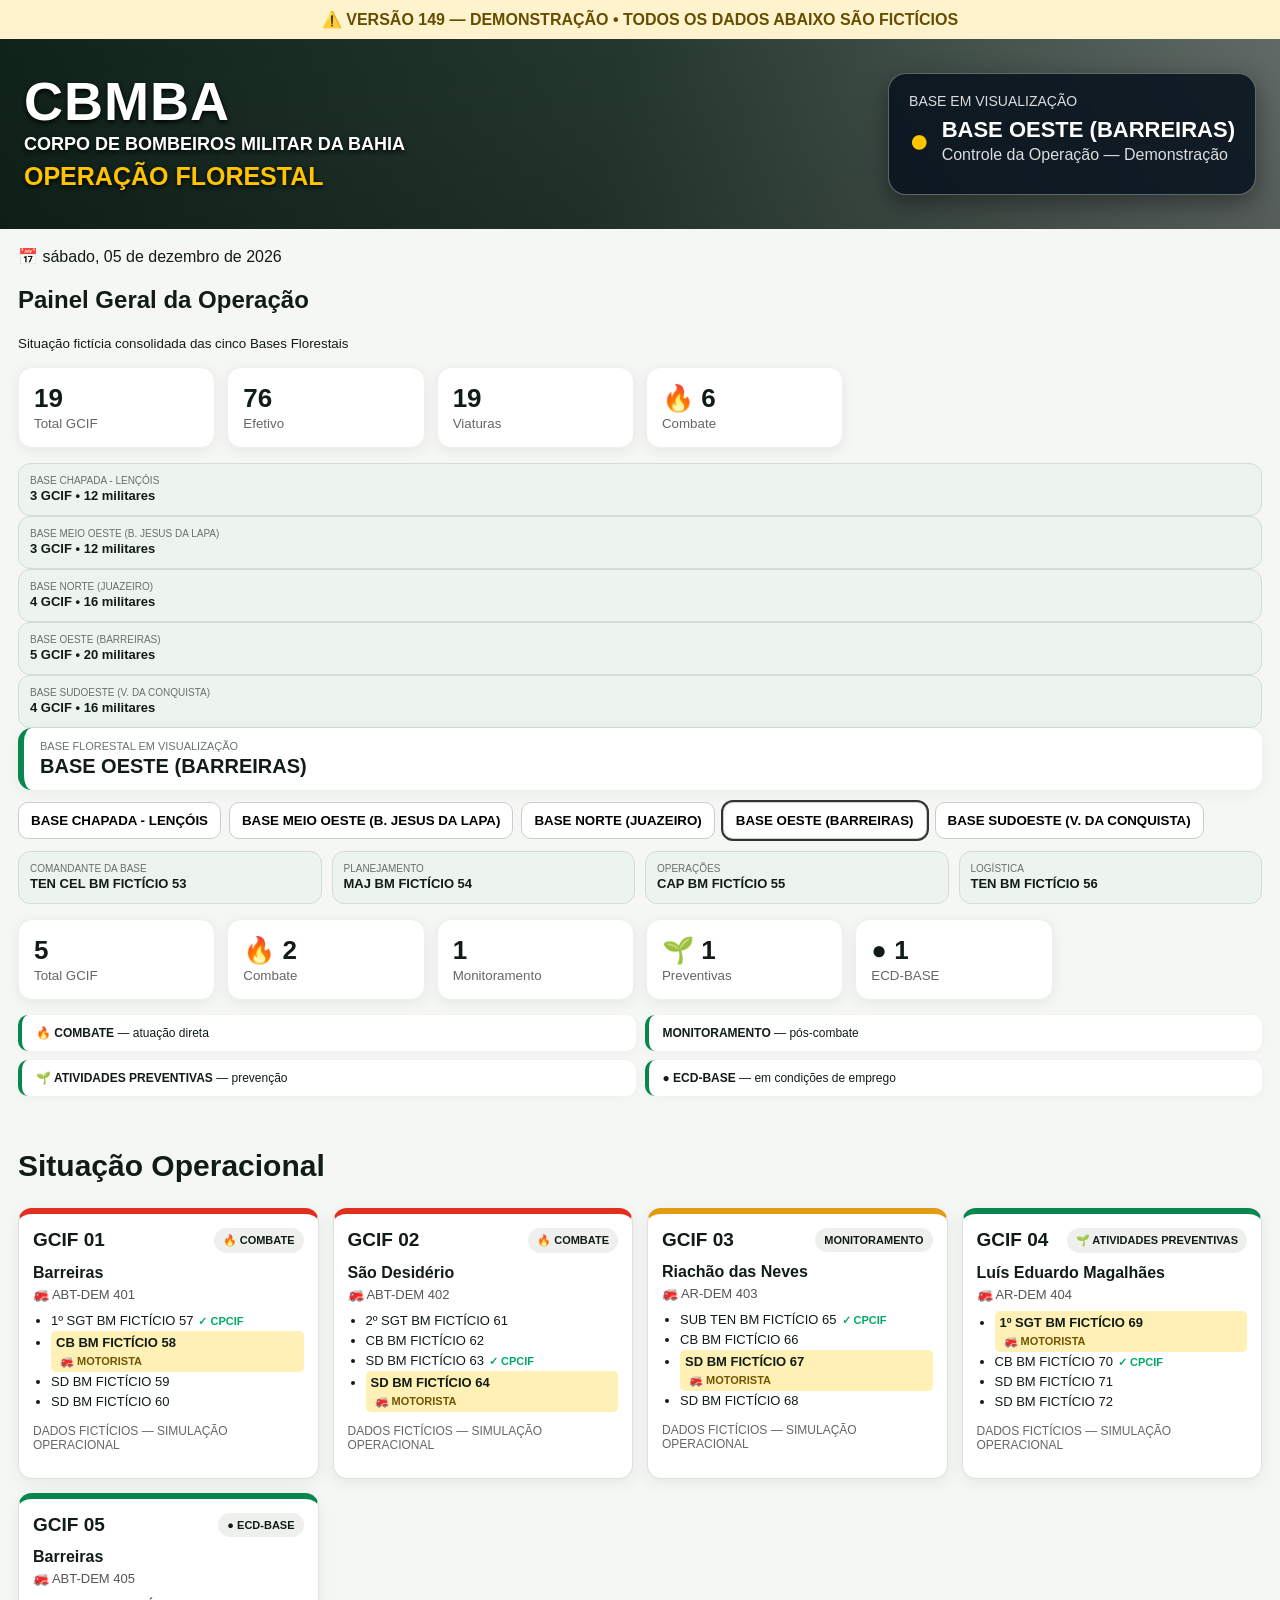
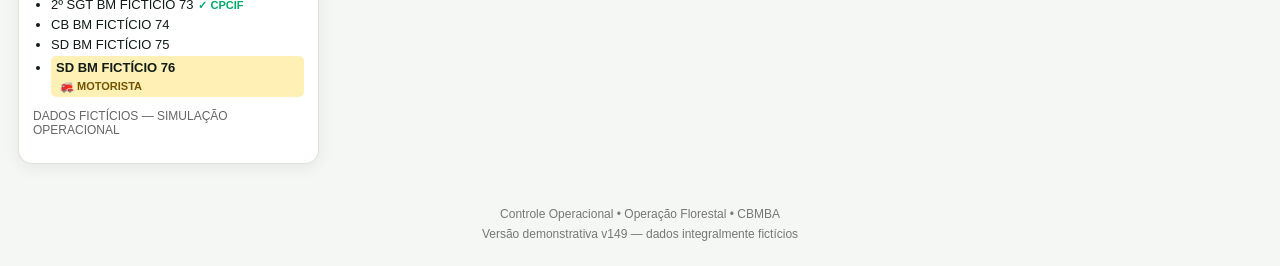
<file: demo-v149.html>
<!doctype html><html lang="pt-BR"><head><meta charset="utf-8"><meta name="viewport" content="width=device-width,initial-scale=1"><title>DEMONSTRAÇÃO v149 | Operação Florestal CBMBA</title><link rel="stylesheet" href="styles.css?v=51"><link rel="stylesheet" href="mobile-first-v135.css?v=139"><style>.demo{background:#fff3cd;color:#664d03;padding:10px 16px;text-align:center;font-weight:800}.baseBtns{display:flex;gap:8px;flex-wrap:wrap;margin:12px 0}.baseBtns button{padding:10px 12px;border-radius:10px;border:1px solid #ccc;background:white;cursor:pointer}.baseBtns button.on{font-weight:800;outline:2px solid #333}.tag{font-size:11px;font-weight:800;margin-left:5px}.cpcif{color:#0a6}.driverTag{display:block;font-size:11px;font-weight:800}.staff{margin-top:12px}</style></head><body><div class="demo">⚠️ VERSÃO 149 — DEMONSTRAÇÃO • TODOS OS DADOS ABAIXO SÃO FICTÍCIOS</div><header class="hero"><div class="brand"><div class="brandText"><h1>CBMBA</h1><strong>CORPO DE BOMBEIROS MILITAR DA BAHIA</strong><span>OPERAÇÃO FLORESTAL</span></div></div><div class="baseHero"><small>BASE EM VISUALIZAÇÃO</small><div class="baseHeroRow"><span class="pin">●</span><div><strong id="baseTitle"></strong><em>Controle da Operação — Demonstração</em></div></div></div></header><main><section id="dailyDate"></section><section class="generalPanel"><div class="generalHead"><div><h2>Painel Geral da Operação</h2><small>Situação fictícia consolidada das cinco Bases Florestais</small></div></div><section id="generalSummary" class="summary generalSummary"></section><div id="generalBases" class="generalBases"></div></section><section class="basePanel"><div><small>BASE FLORESTAL EM VISUALIZAÇÃO</small><strong id="baseName"></strong></div></section><div class="baseBtns" id="baseBtns"></div><section id="staff" class="staff"></section><section id="summary" class="summary"></section><section class="legend detailed"><span><b>🔥 COMBATE</b> — atuação direta</span><span><b>MONITORAMENTO</b> — pós-combate</span><span><b>🌱 ATIVIDADES PREVENTIVAS</b> — prevenção</span><span><b>● ECD-BASE</b> — em condições de emprego</span></section><section><div class="sectionTitle"><h2>Situação Operacional</h2></div><div id="board" class="board"></div></section></main><footer><div>Controle Operacional • Operação Florestal • CBMBA</div><div style="margin-top:6px">Versão demonstrativa v149 — dados integralmente fictícios</div></footer><script>
const B={
'chapada':{name:'BASE CHAPADA - LENÇÓIS',staff:['TEN CEL BM FICTÍCIO 01','CAP BM FICTÍCIO 02','TEN BM FICTÍCIO 03','SUB TEN BM FICTÍCIO 04'],g:[['COMBATE','Lençóis','ABT-DEM 101',['1º SGT BM FICTÍCIO 05','CB BM FICTÍCIO 06','SD BM FICTÍCIO 07','SD BM FICTÍCIO 08'],0,1],['ATIVIDADES PREVENTIVAS','Palmeiras','AR-DEM 102',['2º SGT BM FICTÍCIO 09','CB BM FICTÍCIO 10','SD BM FICTÍCIO 11','SD BM FICTÍCIO 12'],2,0],['ECD-BASE','Lençóis','ABT-DEM 103',['SUB TEN BM FICTÍCIO 13','CB BM FICTÍCIO 14','SD BM FICTÍCIO 15','SD BM FICTÍCIO 16'],0,3]]},
'meio-oeste':{name:'BASE MEIO OESTE (B. JESUS DA LAPA)',staff:['MAJ BM FICTÍCIO 17','CAP BM FICTÍCIO 18','TEN BM FICTÍCIO 19','1º SGT BM FICTÍCIO 20'],g:[['MONITORAMENTO','Serra do Ramalho','ABT-DEM 201',['1º SGT BM FICTÍCIO 21','CB BM FICTÍCIO 22','SD BM FICTÍCIO 23','SD BM FICTÍCIO 24'],1,2],['COMBATE','Bom Jesus da Lapa','ABT-DEM 202',['2º SGT BM FICTÍCIO 25','CB BM FICTÍCIO 26','SD BM FICTÍCIO 27','SD BM FICTÍCIO 28'],0,3],['ECD-BASE','Bom Jesus da Lapa','AR-DEM 203',['SUB TEN BM FICTÍCIO 29','CB BM FICTÍCIO 30','SD BM FICTÍCIO 31','SD BM FICTÍCIO 32'],2,1]]},
'norte':{name:'BASE NORTE (JUAZEIRO)',staff:['TEN CEL BM FICTÍCIO 33','MAJ BM FICTÍCIO 34','TEN BM FICTÍCIO 35','SUB TEN BM FICTÍCIO 36'],g:[['COMBATE','Casa Nova','ABT-DEM 301',['1º SGT BM FICTÍCIO 37','CB BM FICTÍCIO 38','SD BM FICTÍCIO 39','SD BM FICTÍCIO 40'],0,2],['MONITORAMENTO','Sento Sé','AR-DEM 302',['2º SGT BM FICTÍCIO 41','CB BM FICTÍCIO 42','SD BM FICTÍCIO 43','SD BM FICTÍCIO 44'],1,3],['ATIVIDADES PREVENTIVAS','Juazeiro','AR-DEM 303',['SUB TEN BM FICTÍCIO 45','CB BM FICTÍCIO 46','SD BM FICTÍCIO 47','SD BM FICTÍCIO 48'],0,1],['ECD-BASE','Juazeiro','ABT-DEM 304',['1º SGT BM FICTÍCIO 49','CB BM FICTÍCIO 50','SD BM FICTÍCIO 51','SD BM FICTÍCIO 52'],2,0]]},
'oeste':{name:'BASE OESTE (BARREIRAS)',staff:['TEN CEL BM FICTÍCIO 53','MAJ BM FICTÍCIO 54','CAP BM FICTÍCIO 55','TEN BM FICTÍCIO 56'],g:[['COMBATE','Barreiras','ABT-DEM 401',['1º SGT BM FICTÍCIO 57','CB BM FICTÍCIO 58','SD BM FICTÍCIO 59','SD BM FICTÍCIO 60'],0,1],['COMBATE','São Desidério','ABT-DEM 402',['2º SGT BM FICTÍCIO 61','CB BM FICTÍCIO 62','SD BM FICTÍCIO 63','SD BM FICTÍCIO 64'],2,3],['MONITORAMENTO','Riachão das Neves','AR-DEM 403',['SUB TEN BM FICTÍCIO 65','CB BM FICTÍCIO 66','SD BM FICTÍCIO 67','SD BM FICTÍCIO 68'],0,2],['ATIVIDADES PREVENTIVAS','Luís Eduardo Magalhães','AR-DEM 404',['1º SGT BM FICTÍCIO 69','CB BM FICTÍCIO 70','SD BM FICTÍCIO 71','SD BM FICTÍCIO 72'],1,0],['ECD-BASE','Barreiras','ABT-DEM 405',['2º SGT BM FICTÍCIO 73','CB BM FICTÍCIO 74','SD BM FICTÍCIO 75','SD BM FICTÍCIO 76'],0,3]]},
'sudoeste':{name:'BASE SUDOESTE (V. DA CONQUISTA)',staff:['TEN CEL BM FICTÍCIO 77','CAP BM FICTÍCIO 78','TEN BM FICTÍCIO 79','SUB TEN BM FICTÍCIO 80'],g:[['COMBATE','Barra do Choça','ABT-DEM 501',['1º SGT BM FICTÍCIO 81','CB BM FICTÍCIO 82','SD BM FICTÍCIO 83','SD BM FICTÍCIO 84'],0,2],['MONITORAMENTO','Anagé','AR-DEM 502',['2º SGT BM FICTÍCIO 85','CB BM FICTÍCIO 86','SD BM FICTÍCIO 87','SD BM FICTÍCIO 88'],1,3],['ATIVIDADES PREVENTIVAS','Vitória da Conquista','AR-DEM 503',['SUB TEN BM FICTÍCIO 89','CB BM FICTÍCIO 90','SD BM FICTÍCIO 91','SD BM FICTÍCIO 92'],2,0],['ECD-BASE','Vitória da Conquista','ABT-DEM 504',['1º SGT BM FICTÍCIO 93','CB BM FICTÍCIO 94','SD BM FICTÍCIO 95','SD BM FICTÍCIO 96'],0,1]]}}
let key='oeste'; const labels={COMBATE:'🔥 COMBATE',MONITORAMENTO:'MONITORAMENTO','ATIVIDADES PREVENTIVAS':'🌱 ATIVIDADES PREVENTIVAS','ECD-BASE':'● ECD-BASE'}; const cls=s=>s==='COMBATE'?'combate':s==='MONITORAMENTO'?'monitoramento':'base';
function general(){let gs=Object.values(B).flatMap(x=>x.g), eff=gs.reduce((a,x)=>a+x[3].length,0); generalSummary.innerHTML=`<div class="stat"><b>${gs.length}</b><small>Total GCIF</small></div><div class="stat"><b>${eff}</b><small>Efetivo</small></div><div class="stat"><b>${gs.length}</b><small>Viaturas</small></div><div class="stat"><b>🔥 ${gs.filter(x=>x[0]=='COMBATE').length}</b><small>Combate</small></div>`;generalBases.innerHTML=Object.entries(B).map(([k,x])=>`<div class="staffItem"><small>${x.name}</small><b>${x.g.length} GCIF • ${x.g.reduce((a,g)=>a+g[3].length,0)} militares</b></div>`).join('')}
function render(){const x=B[key];baseTitle.textContent=baseName.textContent=x.name;baseBtns.innerHTML=Object.entries(B).map(([k,v])=>`<button class="${k==key?'on':''}" onclick="key='${k}';render()">${v.name}</button>`).join('');staff.innerHTML=['Comandante da Base','Planejamento','Operações','Logística'].map((t,i)=>`<div class="staffItem"><small>${t}</small><b>${x.staff[i]}</b></div>`).join('');const c=s=>x.g.filter(g=>g[0]===s).length;summary.innerHTML=`<div class="stat"><b>${x.g.length}</b><small>Total GCIF</small></div><div class="stat"><b>🔥 ${c('COMBATE')}</b><small>Combate</small></div><div class="stat"><b>${c('MONITORAMENTO')}</b><small>Monitoramento</small></div><div class="stat"><b>🌱 ${c('ATIVIDADES PREVENTIVAS')}</b><small>Preventivas</small></div><div class="stat"><b>● ${c('ECD-BASE')}</b><small>ECD-BASE</small></div>`;board.innerHTML=x.g.map((g,i)=>`<article class="card ${cls(g[0])}"><div class="top"><h3>GCIF ${String(i+1).padStart(2,'0')}</h3><span class="badge">${labels[g[0]]}</span></div><div class="place">${g[1]}</div><div class="vehicle">🚒 ${g[2]}</div><ul class="team">${g[3].map((n,j)=>`<li class="${j===g[5]?'driver':''}">${n}${j===g[4]?'<span class="tag cpcif">✓ CPCIF</span>':''}${j===g[5]?'<span class="driverTag">🚒 MOTORISTA</span>':''}</li>`).join('')}</ul><p class="notes">DADOS FICTÍCIOS — SIMULAÇÃO OPERACIONAL</p></article>`).join('')};dailyDate.textContent='📅 '+new Date().toLocaleDateString('pt-BR',{weekday:'long',day:'2-digit',month:'long',year:'numeric'});general();render();
</script></body></html>
</file>
<file: styles.css>
*{box-sizing:border-box}body{margin:0;font-family:Arial,sans-serif;background:#f5f7f4;color:#111c17}.hero{min-height:190px;color:#fff;padding:22px max(24px,calc((100% - 1500px)/2));display:flex;justify-content:space-between;align-items:center;gap:24px;background:linear-gradient(105deg,#10241b 0%,#263a31 48%,#68716d 100%);position:relative;overflow:hidden}.hero:after{content:"";position:absolute;inset:0;background:linear-gradient(180deg,rgba(0,0,0,.03),rgba(0,0,0,.18));pointer-events:none}.brand,.baseHero{position:relative;z-index:1}.brand{display:flex;align-items:center;gap:18px}.brandText{display:flex;flex-direction:column;text-shadow:0 2px 5px #000}.brandText h1{font-size:54px;line-height:.9;margin:0 0 8px;letter-spacing:1px}.brandText strong{font-size:18px}.brandText span{font-size:25px;color:#ffc400;font-weight:900;margin-top:7px}.baseHero{min-width:350px;background:#07121ddd;border:1px solid #ffffff55;border-radius:18px;padding:18px 20px;box-shadow:0 8px 25px #0006;backdrop-filter:blur(2px)}.baseHero small{font-size:14px;color:#ddd}.baseHeroRow{display:flex;align-items:center;gap:12px;margin:7px 0 12px}.baseHeroRow .pin{font-size:34px;color:#ffc400}.baseHeroRow strong{display:block;font-size:22px}.baseHeroRow em{display:block;font-style:normal;color:#ddd;margin-top:3px}.heroActions{display:flex;gap:8px;flex-wrap:wrap}.hero button{background:#fff;color:#15231c;border:0;border-radius:10px;padding:11px 15px;font-weight:800;cursor:pointer}button{border:0;border-radius:10px;padding:11px 15px;font-weight:700;cursor:pointer}main{max-width:1500px;margin:auto;padding:18px}.adminBar,.basePanel{background:#fff;border-radius:14px;padding:12px 16px;margin-bottom:12px;display:flex;align-items:center;gap:10px;box-shadow:0 3px 16px #0000000d}.adminBar span{flex:1;font-size:13px;color:#555}.adminBar button,.basePanel button,.sectionTitle button{background:#075b37;color:#fff}.adminBar #logoutBtn{background:#eee;color:#333}.basePanel{border-left:6px solid #07864f;justify-content:space-between}.basePanel small{display:block;color:#68756c;font-size:11px}.basePanel strong{display:block;font-size:20px;margin-top:3px}.staff{display:grid;grid-template-columns:repeat(4,1fr);gap:10px;margin:12px 0}.staffItem{background:#edf3ee;border:1px solid #d4ddd5;border-radius:12px;padding:11px}.staffItem small{display:block;color:#667267;font-size:10px;text-transform:uppercase}.staffItem b{font-size:13px}.summary{display:grid;grid-template-columns:repeat(6,1fr);gap:12px;margin:15px 0}.stat{background:#fff;border-radius:14px;padding:15px;box-shadow:0 3px 14px #00000010;border:1px solid #edf0ed}.stat b{font-size:26px;display:block}.stat small{color:#666}.toolbar{display:flex;gap:12px;margin:16px 0}.toolbar input,.toolbar select,label input,label select,label textarea,dialog textarea{width:100%;padding:13px;border:1px solid #d7d9d3;border-radius:11px;background:#fff;font:inherit}.toolbar input{flex:1;box-shadow:0 2px 10px #00000008}.toolbar select{max-width:230px}.legend{display:grid;grid-template-columns:repeat(2,1fr);gap:9px;margin:12px 0 28px}.legend span{background:#fff;padding:11px 14px;border-radius:10px;font-size:12px;border-left:4px solid #07864f;box-shadow:0 2px 8px #00000008}.sectionTitle{display:flex;justify-content:space-between;align-items:center}.sectionTitle h2{font-size:30px}.board{display:grid;grid-template-columns:repeat(4,1fr);gap:14px}.card{background:#fff;border-radius:14px;padding:14px;border:1px solid #dce2dc;border-top:6px solid #888;box-shadow:0 4px 16px #00000010}.card.combate{border-top-color:#e22e1f}.card.monitoramento{border-top-color:#e39b14}.card.prontidao{border-top-color:#2480e8}.card.base{border-top-color:#07864f}.card.transfer{border-top-color:#6d4aa5}.top{display:flex;justify-content:space-between;gap:8px;align-items:center}.top h3{margin:0;font-size:19px}.badge{font-size:11px;font-weight:bold;padding:6px 9px;border-radius:20px;background:#edf0ed}.place{font-weight:800;margin:11px 0 5px;font-size:16px}.vehicle{color:#555;font-size:13px}.team{padding-left:18px;margin:9px 0;font-size:13px;line-height:1.55}.driver{font-weight:800;background:#fff0b5;border-radius:5px;padding:2px 5px}.driverTag{font-size:11px;color:#725500;margin-left:4px}.notes{font-size:12px;color:#666}.editBtn{width:100%;margin-top:9px;display:none}.editing .editBtn{display:block}.authMessage{margin:4px 0 10px}.authMessage.error{color:#a01818}dialog{border:0;border-radius:16px;width:min(94vw,600px);padding:0}dialog::backdrop{background:#0008}form{padding:20px}form h2{margin-top:0}form hr{border:0;border-top:1px solid #ddd;margin:20px 0}label{display:block;font-size:13px;font-weight:700;margin:12px 0}label input,label select,label textarea{display:block;margin-top:5px;font-weight:400}.help{font-size:12px;color:#666}.actions{display:flex;justify-content:flex-end;gap:8px;margin-top:15px}.actions #save,.actions #saveConfig{background:#075b37;color:#fff}footer{text-align:center;color:#777;padding:25px;font-size:12px}@media(max-width:1050px){.brandText h1{font-size:42px}.brandText strong{font-size:14px}.brandText span{font-size:20px}.board{grid-template-columns:repeat(3,1fr)}.summary{grid-template-columns:repeat(3,1fr)}}@media(max-width:760px){.hero{align-items:stretch;flex-direction:column;padding:16px}.brand{gap:12px}.brandText h1{font-size:34px}.brandText strong{font-size:11px}.brandText span{font-size:16px}.baseHero{min-width:0;width:100%;padding:13px}.baseHeroRow strong{font-size:18px}.board{grid-template-columns:repeat(2,1fr)}.legend{grid-template-columns:1fr}.staff{grid-template-columns:repeat(2,1fr)}}@media(max-width:560px){.brandText h1{font-size:29px}.adminBar{align-items:stretch;flex-direction:column}.basePanel{align-items:flex-start;flex-direction:column}.summary{grid-template-columns:repeat(2,1fr)}.staff,.board{grid-template-columns:1fr}.toolbar{flex-direction:column}.toolbar select{max-width:none}.sectionTitle h2{font-size:25px}}
</file>
<file: mobile-first-v135.css>
@media(max-width:760px){html{scroll-behavior:smooth}body{background:#f4f6f4}.hero{min-height:0!important;padding:12px 14px!important;gap:10px!important}.brandText h1{font-size:25px!important;margin-bottom:4px!important}.brandText strong{font-size:9px!important;line-height:1.2}.brandText span{font-size:14px!important;margin-top:4px!important}.baseHero{padding:10px 12px!important;border-radius:12px!important}.baseHero small{font-size:10px!important}.baseHeroRow{margin:3px 0 7px!important}.baseHeroRow .pin{font-size:20px!important}.baseHeroRow strong{font-size:15px!important}.baseHeroRow em{font-size:11px!important}.heroActions{display:grid!important;grid-template-columns:1fr 1fr!important}.hero button{min-height:42px!important;padding:9px!important;font-size:12px!important}main{padding:10px!important}#dailyDate{font-size:11px!important;padding:2px 2px 8px}.adminBar{padding:8px 10px!important;margin-bottom:6px!important;gap:6px!important}.adminBar button{min-height:38px!important;width:100%}.mobileRedundantAuth{display:none!important}.generalPanel{margin-top:4px}.generalHead{display:grid!important;grid-template-columns:1fr!important;gap:8px!important}.generalHead h2{font-size:22px!important;margin:8px 0 3px!important}.generalHead small{font-size:12px!important}.generalHead #pdfReportBtn{width:100%!important;min-height:42px!important}.mobileQuickNav{position:sticky;top:0;z-index:900;display:grid;grid-template-columns:repeat(4,minmax(0,1fr));gap:5px;padding:8px 0;background:#f4f6f4ef;backdrop-filter:blur(8px)}.mobileQuickNav button{min-height:42px;padding:7px 2px;border:1px solid #d6ddd8;background:#fff;color:#17442f;font-size:10px;box-shadow:0 2px 8px #0000000a;white-space:nowrap}.generalSummary{gap:8px!important;margin:10px 0 14px!important}.generalSummary .stat{min-height:84px!important;padding:10px!important;border-radius:12px!important;display:flex!important;flex-direction:column!important;justify-content:center!important}.generalSummary .stat b{font-size:23px!important}.generalSummary .stat small{font-size:11px!important;line-height:1.15}.generalSummary .stat em{font-size:9px!important;margin-top:3px}.generalBases{gap:9px!important}.generalBases>.master127{min-height:0!important;padding:12px!important;gap:8px!important;border-radius:13px!important;border-left-width:7px!important}.master127>strong{font-size:16px!important}.total127{font-size:12px!important}.statuses127{grid-template-columns:repeat(2,minmax(0,1fr))!important;gap:5px!important}.statuses127>span{padding:7px!important}.statuses127 b{font-size:13px!important}.statuses127 small{font-size:9px!important}.resources127{font-size:10px!important;gap:4px 9px!important}.combatAlertLabel{font-size:11px!important;padding:6px 8px!important}.master127 em{font-size:11px!important}.mobileSectionToggle{width:100%;min-height:46px;margin:12px 0 7px;background:#fff;border:1px solid #d5ddd7;color:#075b37;box-shadow:0 2px 10px #0000000b;display:flex;justify-content:space-between;align-items:center}.mobileSectionToggle strong{font-size:14px}.geoMap93.mobileCollapsed{display:none!important}.geoMap93{margin-top:6px!important}.basePanel{margin-top:12px!important;padding:10px 12px!important}.basePanel strong{font-size:16px!important}.staff{gap:7px!important}.staffItem{padding:8px!important}.summary{gap:7px!important;margin:10px 0!important;grid-template-columns:repeat(2,minmax(0,1fr))!important}.summary .stat{padding:10px!important;min-height:76px!important}.summary .stat b{font-size:21px!important}.summary .stat small{font-size:10px!important}.summary .localCombat{border-color:#e53935!important;background:#fff6f5!important}.summary .localMonitor{border-color:#1976b9!important;background:#f1f7fc!important}.summary .localPrevent{border-color:#3f8a3f!important;background:#f3f9f1!important}.summary .localEcd{border-color:#078b4a!important;background:#eef9f3!important}.toolbar{position:sticky;top:58px;z-index:850;background:#f4f6f4;padding:7px 0;margin:8px 0!important;gap:6px!important}.toolbar input,.toolbar select{min-height:46px!important;font-size:14px!important}.legend{margin:8px 0 15px!important;gap:6px!important}.legend span{font-size:10px!important;padding:8px 10px!important}.sectionTitle h2{font-size:22px!important;margin:14px 0 8px!important}.sectionTitle button{min-height:42px!important}.board{gap:9px!important}.card{padding:12px!important;border-radius:13px!important}.top h3{font-size:18px!important}.badge{font-size:10px!important;max-width:58%;text-align:center}.place{font-size:15px!important;margin:8px 0 4px!important}.vehicle{font-size:12px!important}.team{font-size:12px!important;margin:7px 0!important;line-height:1.5}.card.mobileTeamCollapsed .team{display:none!important}.teamToggle{display:block;width:100%;min-height:38px;margin:7px 0 2px;background:#edf3ee;color:#075b37;border:1px solid #d4ddd5;font-size:11px}.editBtn,[data-delete-id]{min-height:44px!important}.actions button{min-height:44px!important}.mobileTouch:active,.mobileQuickNav button:active,.mobileSectionToggle:active,.teamToggle:active{transform:scale(.985);filter:brightness(.96)}dialog{width:calc(100vw - 18px)!important;max-height:92vh;overflow:auto}form{padding:15px!important}footer{padding:18px 8px!important}}@media(max-width:390px){.generalSummary{grid-template-columns:repeat(2,minmax(0,1fr))!important}.generalSummary .stat{min-height:80px!important}.statuses127 small{font-size:8.5px!important}.brandText strong{font-size:8px!important}.mobileQuickNav button{font-size:9px!important}}
</file>
